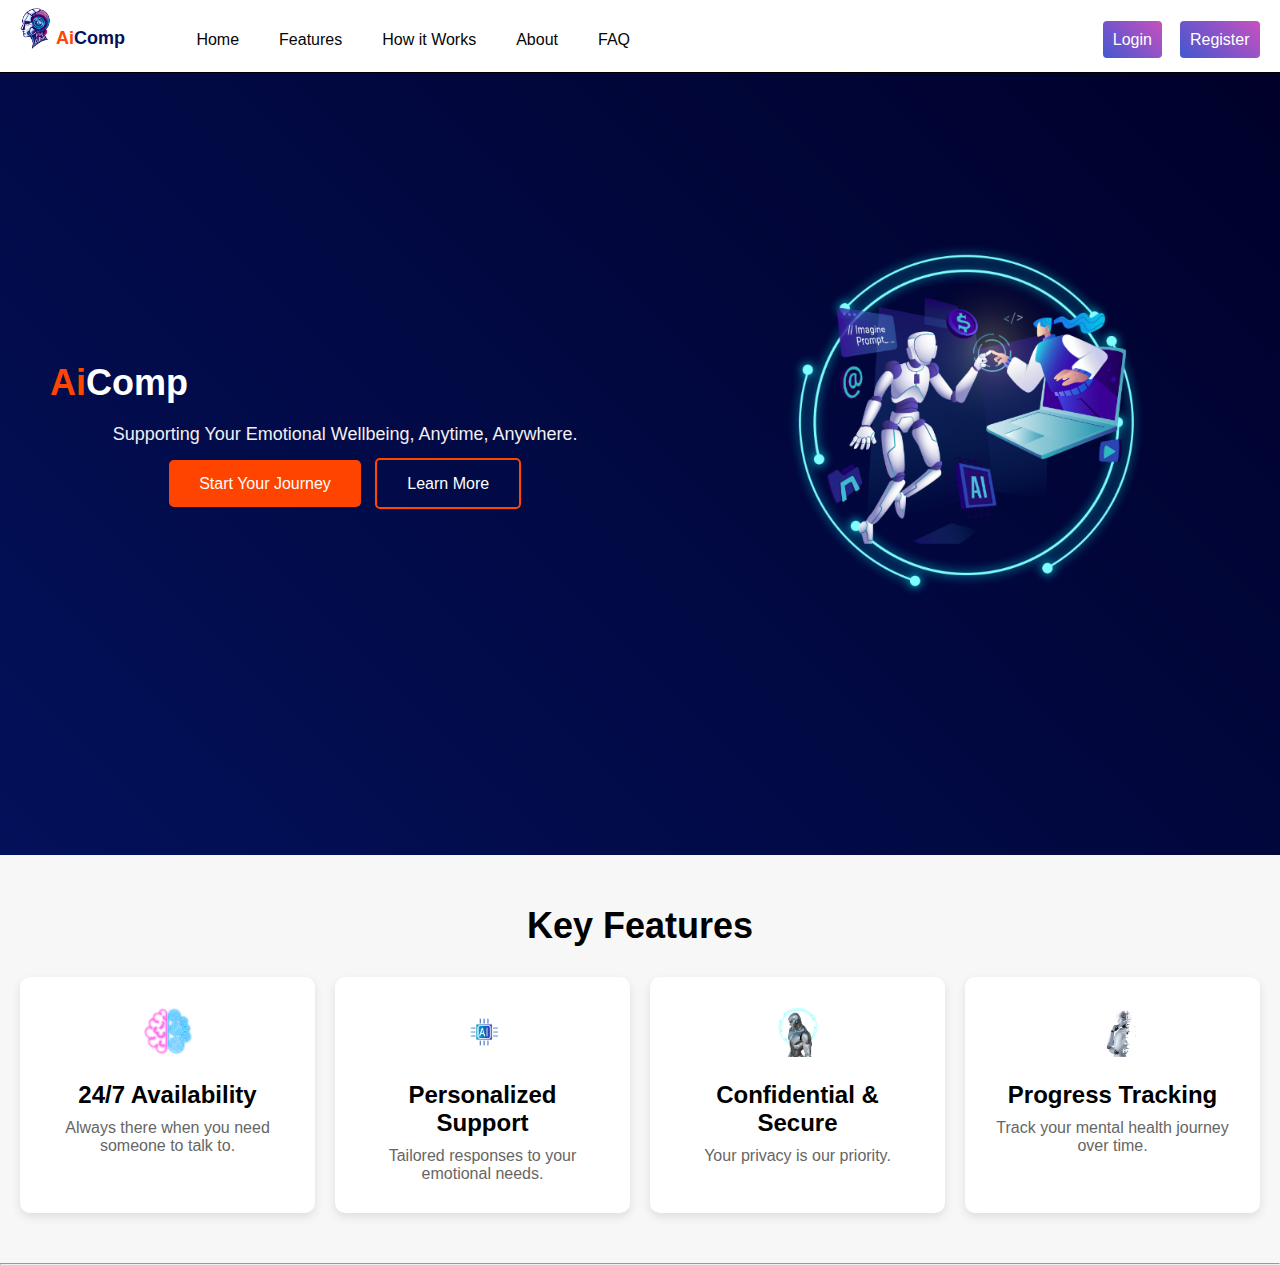
<file: Web/index.html>
<!DOCTYPE html>  
<html lang="en">  
<head>  
    <meta charset="UTF-8">  
    <meta name="viewport" content="width=device-width, initial-scale=1.0">  
    <title>AI Mental Companion</title>  
    <link rel="stylesheet" href="/Web/css/style.css">  
</head>  
<body>  

    <!-- Navbar (incorporating the new structure) -->  
    <header>  
        <nav class="main-nav">  
            <div class="inner-nav">
                <a class="logo-link" href="index.html">
                    <img src="/Web/images/Aicomp DashBoard.png" class="logo" alt="AI Companion Logo">
                    <div class="logo-text">
                        <span style="color: orangered;"><strong>Ai</span><span style="color: #03115a;">Comp</strong></span>
                    </div>
                </a>  
                <ul class="nav-1">  
                    <li><a class="nav-item" href="/Web/index.html">Home</a></li>  
                    <li><a class="nav-item" href="/Web/features.html">Features</a></li>  
                    <li><a class="nav-item" href="#">How it Works</a></li>  
                    <li><a class="nav-item" href="/Web/about.html">About</a></li>  
                    <li><a class="nav-item" href="#">FAQ</a></li>   
                </ul>
            </div>
            <ul class="second-nav">
                <li class="nav-register">  
                    <a class="nav-item" href="/Web/login.html">Login</a>  
                </li> 
                <li class="nav-register">  
                    <a class="nav-item" id="register" href="/Web/registration.html">Register</a>    
                </li> 
            </ul>  
        </nav>  
    </header>  

    <!-- Hero Section -->  
    <main>  
        <section class="hero">  
            <div class="hero-content">  
                <h1><strong>Ai</strong>Comp Mental Health Companion</h1>  
                <p>Supporting Your Emotional Wellbeing, Anytime, Anywhere.</p>  
                <div class="hero-buttons">  
                    <a href="/Web/registration.html" class="btn-primary">Start Your Journey</a>  
                    <a href="/Web/manual.html" class="btn-secondary">Learn More</a>  
                </div>  
            </div>  
            <div class="hero-image">  
                <img src="/Web/images/1.png" alt="AI Mental Companion Illustration" width="500px">  
            </div>  
        </section>  

        <!-- Features Section -->  
        <section class="features">  
            <h2>Key Features</h2>  
            <div class="feature-grid">  
                <div class="feature-card">  
                    <img src="/Web/images/3.png" alt="24/7 Support">  
                    <h3>24/7 Availability</h3>  
                    <p>Always there when you need someone to talk to.</p>  
                </div>  
                <div class="feature-card">  
                    <img src="/Web/images/5.png" alt="Personalized Support">  
                    <h3>Personalized Support</h3>  
                    <p>Tailored responses to your emotional needs.</p>  
                </div>  
                <div class="feature-card">  
                    <img src="/Web/images/4.png" alt="Confidential & Secure">  
                    <h3>Confidential & Secure</h3>  
                    <p>Your privacy is our priority.</p>  
                </div>  
                <div class="feature-card">  
                    <img src="/Web/images/image-05.png" alt="Progress Tracking">  
                    <h3>Progress Tracking</h3>  
                    <p>Track your mental health journey over time.</p>  
                </div>  
            </div>  
        </section>  
    </main>
    <hr>
    <footer></footer>  

    <script src="/Web/js/script.js"></script>  
</body>  
</html>
</file>
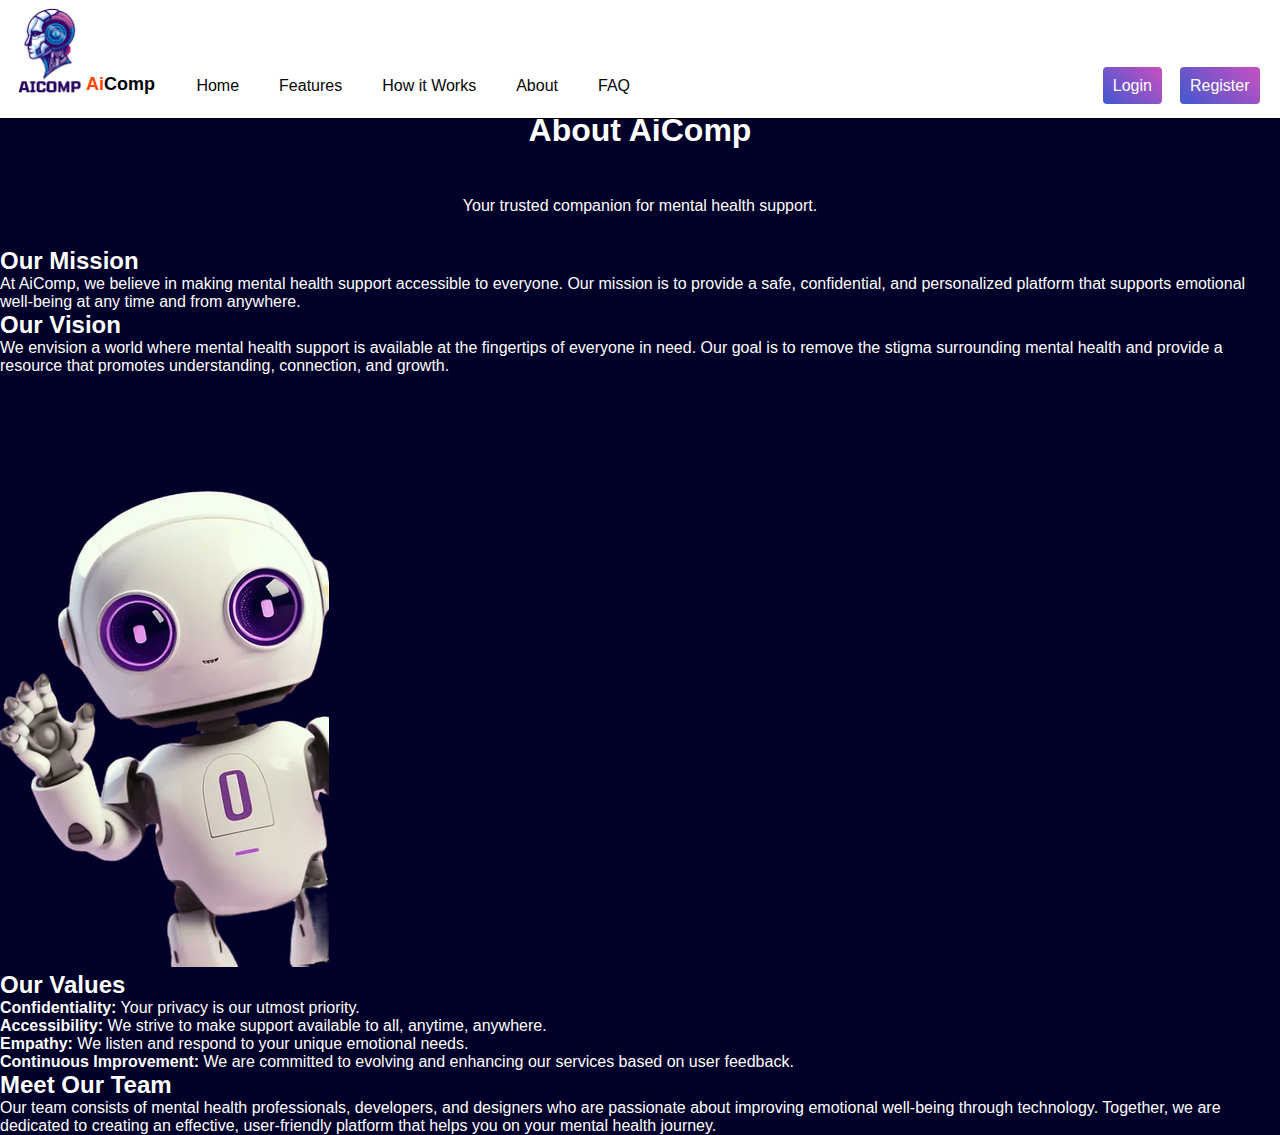
<file: Web/about.html>
<!DOCTYPE html>
<html lang="en">
<head>
    <meta charset="UTF-8">
    <meta name="viewport" content="width=device-width, initial-scale=1.0">
    <title>About Us - AiComp Mental Health Companion</title>
    <link rel="stylesheet" href="/Web/css/features.css"/>
</head>
<body>
    <header>
        <nav class="main-nav">  
            <div class="inner-nav">
                <a class="logo-link" href="index.html">
                    <img src="/Web/images/AiComp.png" class="logo" alt="AI Companion Logo">
                    <div class="logo-text">
                        <span style="color: orangered;"><strong>Ai</span><span style="color: rgb(0, 0, 0);">Comp</strong></span>
                    </div>
                </a>  
                <ul class="nav-1">  
                    <li><a class="nav-item" href="#">Home</a></li>  
                    <li><a class="nav-item" href="/features.html">Features</a></li>  
                    <li><a class="nav-item" href="#">How it Works</a></li>  
                    <li><a class="nav-item" href="/about.html">About</a></li>  
                    <li><a class="nav-item" href="#">FAQ</a></li>   
                </ul>
            </div>
            <ul class="second-nav">
                <li class="nav-register">  
                    <a class="nav-item" href="/Web/login.html">Login</a>  
                </li> 
                <li class="nav-register">  
                    <a class="nav-item" id="register" href="/Web/registration.html">Register</a>    
                </li> 
            </ul>  
        </nav>  
    </header>

    <div class="upper-heading">
        <h1>About AiComp</h1>
        <p>Your trusted companion for mental health support.</p>
    </div>

    <div class="container">
        <section class="about">
            <h2>Our Mission</h2>
            <p>At AiComp, we believe in making mental health support accessible to everyone. Our mission is to provide a safe, confidential, and personalized platform that supports emotional well-being at any time and from anywhere.</p>

            <h2>Our Vision</h2>
            <p>We envision a world where mental health support is available at the fingertips of everyone in need. Our goal is to remove the stigma surrounding mental health and provide a resource that promotes understanding, connection, and growth.</p>
            <img src="/Web/images/robot.png" alt="robot"/>

            <h2>Our Values</h2>
            <ul>
                <li><strong>Confidentiality:</strong> Your privacy is our utmost priority.</li>
                <li><strong>Accessibility:</strong> We strive to make support available to all, anytime, anywhere.</li>
                <li><strong>Empathy:</strong> We listen and respond to your unique emotional needs.</li>
                <li><strong>Continuous Improvement:</strong> We are committed to evolving and enhancing our services based on user feedback.</li>
            </ul>

            <h2>Meet Our Team</h2>
            <p>Our team consists of mental health professionals, developers, and designers who are passionate about improving emotional well-being through technology. Together, we are dedicated to creating an effective, user-friendly platform that helps you on your mental health journey.</p>
        </section>
    </div>

</body>
</html>
</file>
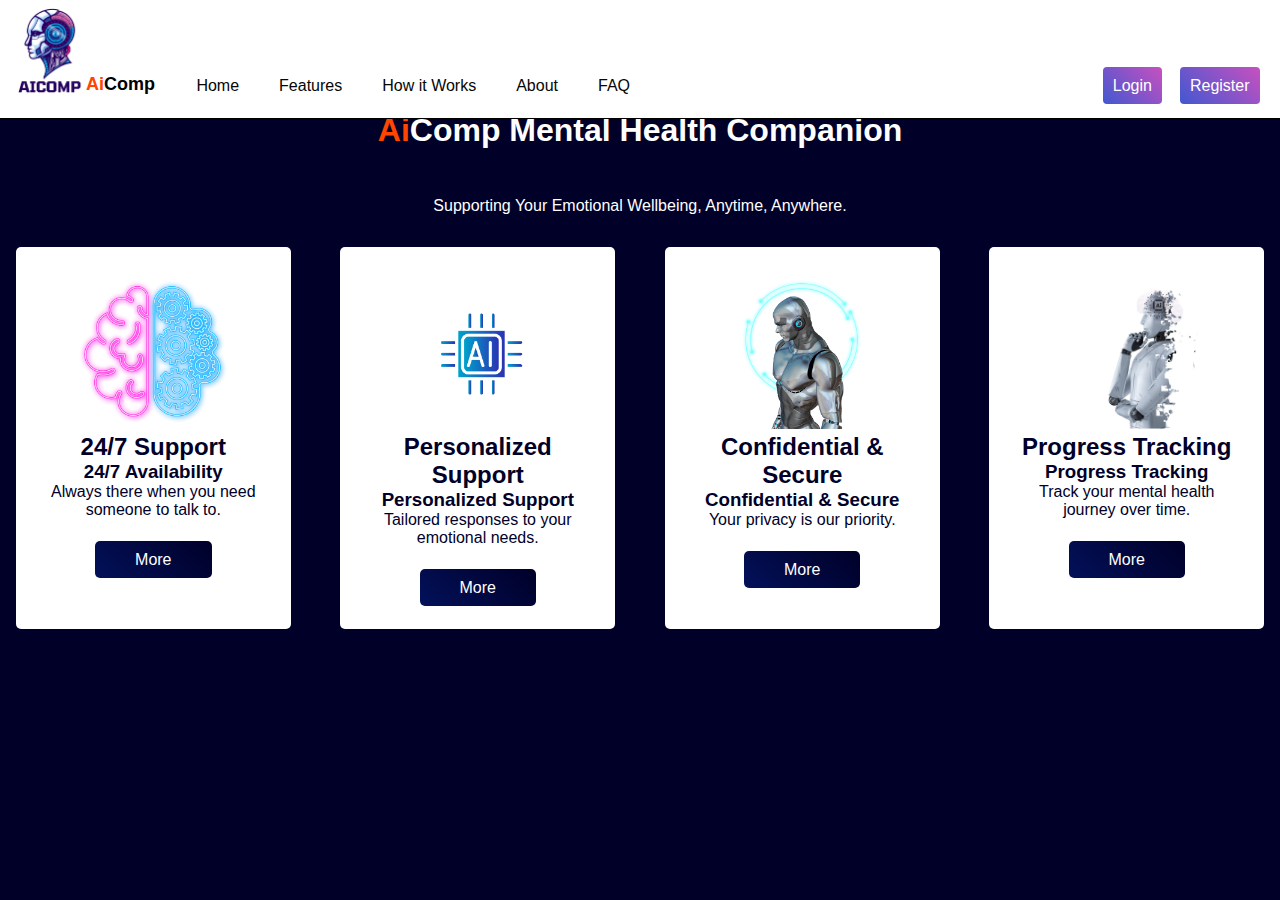
<file: Web/features.html>
<!DOCTYPE html>
<html lang="en">
<head>
    <meta charset="UTF-8">
    <meta name="viewport" content="width=device-width, initial-scale=1.0">
    <title>AiComp Mental Health Companion - Features</title>
    <link rel="stylesheet" href="/Web/css/features.css"/>
    
</head>
<body>
    <header>
        <nav class="main-nav">  
            <div class="inner-nav">
                <a class="logo-link" href="index.html">
                    <img src="/Web/images/AiComp.png" class="logo" alt="AI Companion Logo">
                    <div class="logo-text">
                        <span style="color: orangered;"><strong>Ai</span><span style="color: rgb(0, 0, 0);">Comp</strong></span>
                    </div>
                </a>  
                <ul class="nav-1">  
                    <li><a class="nav-item" href="/Web/index.html">Home</a></li>  
                    <li><a class="nav-item" href="/Web/features.html">Features</a></li>  
                    <li><a class="nav-item" href="#">How it Works</a></li>  
                    <li><a class="nav-item" href="/Web/about.html">About</a></li>  
                    <li><a class="nav-item" href="#">FAQ</a></li>   
                </ul>
            </div>
            <ul class="second-nav">
                <li class="nav-register">  
                    <a class="nav-item" href="/Web/login.html">Login</a>  
                </li> 
                <li class="nav-register">  
                    <a class="nav-item" id="register" href="/Web/registration.html">Register</a>    
                </li> 
            </ul>  
        </nav>  
    </header>
    <div class="upper-heading">
        <h1><a href="/index.html"><strong style="color: orangered;">Ai</strong>Comp Mental Health Companion</a></h1>
        <p>Supporting Your Emotional Wellbeing, Anytime, Anywhere.</p>
    </div>

    <div class="container">
        <section class="features">

            <div class="feature-card">
                <img src="/Web/images/3.png">
                <h2>24/7 Support</h2>
                <h3>24/7 Availability</h3>
                <p>Always there when you need someone to talk to.</p>
                <a href="#">More</a>
            </div>

            <div class="feature-card">
                <img src="/Web/images/5.png" alt="Personalized Support">
                <h2>Personalized Support</h2>
                <h3>Personalized Support</h3>
                <p>Tailored responses to your emotional needs.</p>
                <a href="#">More</a>
            </div>

            <div class="feature-card">
                <img src="/Web/images/4.png" alt="Confidential & Secure">
                <h2>Confidential & Secure</h2>
                <h3>Confidential & Secure</h3>
                <p>Your privacy is our priority.</p>
                <a href="#">More</a>
            </div>

            <div class="feature-card">
                <img src="/Web/images/image-05.png" alt="Progress Tracking">
                <h2>Progress Tracking</h2>
                <h3>Progress Tracking</h3>
                <p>Track your mental health journey over time.</p>
                <a href="#">More</a>
            </div>

        </section>
    </div>

</body>
</html>
</file>
<file: Web/css/style.css>
/* General styles */
* {
    margin: 0;
    padding: 0;
    box-sizing: border-box;
    font-family: 'Arial', sans-serif;
}

*a{
    cursor: pointer;
}

/* Navbar (Incorporating your provided CSS) */
.main-nav {
    display: flex;
    justify-content: space-between;
    align-items: end;
    padding: 0.5rem 1rem;
    border-bottom: 1px solid black;
    z-index: 1000; /* Ensures it stays on top of other elements */
    position: fixed; /* Fixes the navbar at the top */
    top: 0; /* Aligns the navbar to the top of the viewport */
    width: 100%; /* Makes sure the navbar spans the full width */
    background-color: white; /* Add a background to prevent content behind it */
}


.logo {
    width: 40px;
    outline: #f7f7f7;
}

.logo-link{
    text-decoration: none;;
}

.logo-text{
    font-size: large;
    /* display: none; */
}

.inner-nav{
    display: flex;
    flex-direction: row;
    align-items:first end;
    justify-content: space-between;
    width: 50%;
}

.inner-nav .logo-link{
    display: flex;
    flex-direction: row;
    align-items: end;
    padding-bottom: 15px;
}

.nav-1 {
    display: flex;
    gap: 20px;
    padding-bottom: 15px;
}

.main-nav ul li{
    list-style: none;
}

.second-nav {
    display: flex;
    align-items: first end;
    padding-bottom: 15px;
    width: 13%;
    justify-content: space-between;
}

.second-nav .nav-item{
    color: rgb(255, 255, 255);
    padding: 10px;
    background: linear-gradient(-135deg, #c850c0, #4158d0);
    border: 1px solid transparent; /* Transparent border */
    background-clip: padding-box; /* Ensures background gradient doesn't cover border */
    margin-right: 1rem;
}

.second-nav .nav-item:hover{
    background: linear-gradient(-135deg, rgb(0, 0, 40), #071c81);
}

.nav-2 {
    display: flex;
    gap: 20px;
    margin-right: 1rem;
}

.nav-item {
    text-decoration: none;
    padding: 10px;
    border-radius: 5px;
    font-size: 16px;
}

.nav-1 .nav-item {
    /* background-color: white; */
    color: rgb(6, 6, 6);
}

.nav-1 .nav-item:hover {
    background: linear-gradient(-135deg, #c850c0, #4158d0);
    transition: 1s ease;
    color: white;

}

.nav-2 .nav-item {
    background: linear-gradient(-135deg, #c850c0, #4158d0);
    color: white;
}

.nav-2 .nav-item:hover {
    background: rgb(221, 11, 46);
}

/* Hero Section */
.hero {
    display: flex;
    justify-content: space-between;
    align-items: center;
    text-align: center;
    padding: 50px;
    background: 
        linear-gradient(-135deg, rgb(0, 0, 40), #03115a),
        url('/Web/images/3.png'); /* Background image */
    background-size: cover; /* Scale the image to cover the entire element */
    background-position: center;
    min-height: 95vh;
}

.hero-content {
    max-width: 600px;
}

/*==================== Apply wave animation to hero-content h1=========================================== */
 /* Keyframe for fading in each letter */
 .hero-content h1 span {
    display: inline-block; /* Ensure each span takes space */
    opacity: 0; /* Start hidden */
}

/* Hero Section h1 styles */
.hero-content h1 {
    font-size: 36px;
    margin-bottom: 20px;
    display: inline-block; /* Allow it to retain its block characteristics */
    width: max-content; /* Width is only as wide as the content */
    white-space: nowrap; /* Prevent wrapping */
    color: White;
}
/*=========================================================================================================*/

.hero-content p {
    font-size: 18px;
    color: #f3f0f0;
    margin-bottom: 30px;
}

.hero-buttons .btn-primary,
.hero-buttons .btn-secondary {
    text-decoration: none;
    padding: 15px 30px;
    border-radius: 5px;
    font-size: 16px;
    transition: background-color 0.3s;
}

.btn-primary {
    background-color: rgb(255, 68, 0);
    color: white;
    margin-right: 10px;
}

.btn-primary:hover {
    background-color: rgb(252, 123, 76);
}

.btn-secondary {
    background-color: transparent;
    border: 2px solid orangered;
    color: white;
}

.btn-secondary:hover {
    background-color: orangered;
    color: white;
}

.hero-image{
    width: 40%;
}

.hero-image img {
    max-width: 400px;
    height: auto;
    float: left;
    /* border-radius: 236px; */
}

/* Features Section */
.features {
    padding: 50px 20px;
    background-color: #f7f7f7;
    text-align: center;
}

.features h2 {
    font-size: 36px;
    margin-bottom: 30px;
}

.feature-grid {
    display: grid;
    grid-template-columns: repeat(auto-fit, minmax(250px, 1fr));
    gap: 20px;
    justify-items: center;
}

.feature-card {
    background-color: white;
    padding: 30px;
    border-radius: 10px;
    box-shadow: 0 4px 10px rgba(0, 0, 0, 0.1);
    text-align: center;
}

.feature-card img {
    max-width: 50px;
    margin-bottom: 20px;
}

.feature-card h3 {
    font-size: 24px;
    margin-bottom: 10px;
}

.feature-card p {
    font-size: 16px;
    color: #666;
}



/* @keyframes wave {
    0%, 100% {
        transform: translateY(0);
    }
    50% {
        transform: translateY(-15px);
    }
} */
</file>
<file: Web/css/features.css>
* {
    margin: 0;
    padding: 0;
    box-sizing: border-box;
    font-family: 'Arial', sans-serif;
}

body {
    background: rgb(0, 0, 40);
    color: #fff;
    /* padding: 20px; */
}

/* ========================== nav bar========================= */
.main-nav {
    display: flex;
    justify-content: space-between;
    align-items: end;
    padding: 0.5rem 1rem;
    border-bottom: 1px solid black;
    z-index: 1000; /* Ensures it stays on top of other elements */
    position: fixed; /* Fixes the navbar at the top */
    top: 0; /* Aligns the navbar to the top of the viewport */
    width: 100%; /* Makes sure the navbar spans the full width */
    background-color: white; /* Add a background to prevent content behind it */
}


.logo {
    width: 70px;
    outline: #f7f7f7;
}

.logo-link{
    text-decoration: none;;
}

.logo-text{
    font-size: large;
}

.inner-nav{
    display: flex;
    flex-direction: row;
    align-items:first end;
    justify-content: space-between;
    width: 50%;
}

.inner-nav .logo-link{
    display: flex;
    flex-direction: row;
    align-items: end;
    padding-bottom: 15px;
}

.nav-1 {
    display: flex;
    gap: 20px;
    padding-bottom: 15px;
}

.main-nav ul li{
    list-style: none;
}

.second-nav {
    display: flex;
    align-items: first end;
    padding-bottom: 15px;
    width: 13%;
    justify-content: space-between;
}

.second-nav .nav-item{
    color: rgb(255, 255, 255);
    padding: 10px;
    background: linear-gradient(-135deg, #c850c0, #4158d0);
    border: 1px solid transparent; /* Transparent border */
    background-clip: padding-box; /* Ensures background gradient doesn't cover border */
    margin-right: 1rem;
}

.second-nav .nav-item:hover{
    background: linear-gradient(-135deg, rgb(0, 0, 40), #071c81);
}

.nav-2 {
    display: flex;
    gap: 20px;
    margin-right: 1rem;
}

.nav-item {
    text-decoration: none;
    padding: 10px;
    border-radius: 5px;
    font-size: 16px;
}

.nav-1 .nav-item {
    /* background-color: white; */
    color: rgb(6, 6, 6);
}

.nav-1 .nav-item:hover {
    background: linear-gradient(-135deg, #c850c0, #4158d0);
    transition: 1s ease;
    color: white;

}

.nav-2 .nav-item {
    background: linear-gradient(-135deg, #c850c0, #4158d0);
    color: white;
}

.nav-2 .nav-item:hover {
    background: rgb(221, 11, 46);
}
/*=============================================================*/
.upper-heading{
    text-align: center;
    padding-top: 2rem;
}

.upper-heading h1{
    margin: 3rem;
}

.upper-heading a{
    padding-top: 1rem;
    text-decoration: none;
    color:#fff;
}

.upper-heading a:hover{
    text-decoration: underline;
    color:#ff0000;
}

.upper-heading{
    margin: 2rem;
}


.features{
    display: flex;
    justify-content: space-between;
    margin: 1rem;
}

.feature-card{
    text-align: center;
    width: 22%;
    padding: 2rem;
    background: white;
    border-radius: 5px;
    color: rgb(0, 0, 40);
}

.feature-card img{
    width: 150px;
}

.feature-card a{
    padding: 10px 40px;
    background: linear-gradient(-135deg, rgb(0, 0, 40), #03115a);
    text-decoration: none;
    border-radius: 5px;
    color: #fff;
    
}

.feature-card a:hover{
    border: none;
    color: rgb(0, 0, 40);
    border: 1px solid orangered;
    background: white;
}

.feature-card p{
    padding-bottom: 2rem;
}
</file>
